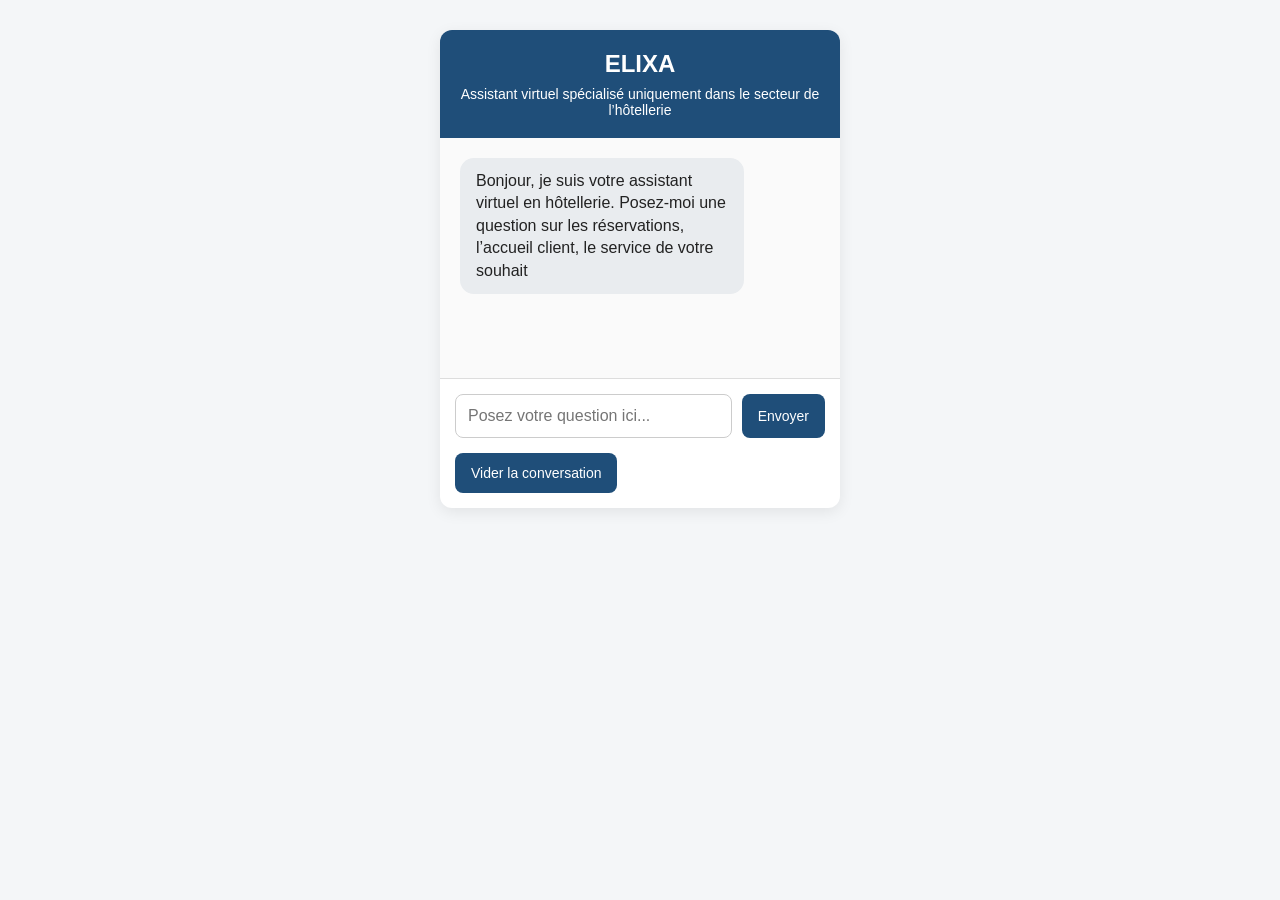
<file: templates/index.html>
<!DOCTYPE html>
<html lang="fr">
<head>
    <meta charset="UTF-8">
    <meta name="viewport" content="width=device-width, initial-scale=1.0">
    <title>Bot Hôtellerie</title>
    <style>
        body {
            font-family: Arial, sans-serif;
            background: #f4f6f8;
            margin: 0;
            padding: 0;
        }

        .container {
            max-width: 400px;
            margin: 30px auto;
            background: white;
            border-radius: 12px;
            box-shadow: 0 4px 15px rgba(0,0,0,0.08);
            overflow: hidden;
        }

        .header {
            background: #1f4e79;
            color: white;
            padding: 20px;
            text-align: center;
        }

        .header h1 {
            margin: 0;
            font-size: 24px;
        }

        .header p {
            margin: 8px 0 0;
            font-size: 14px;
        }

        .chat-box {
            height: 200px;
            overflow-y: auto;
            padding: 20px;
            background: #fafafa;
        }

        .message {
            margin-bottom: 15px;
            display: flex;
        }

        .message.user {
            justify-content: flex-end;
        }

        .message.bot {
            justify-content: flex-start;
        }

        .bubble {
            max-width: 70%;
            padding: 12px 16px;
            border-radius: 14px;
            line-height: 1.4;
        }

        .user .bubble {
            background: #1f4e79;
            color: white;
        }

        .bot .bubble {
            background: #e9ecef;
            color: #222;
        }

        .input-area {
            display: flex;
            gap: 10px;
            padding: 15px;
            border-top: 1px solid #ddd;
            background: white;
        }

        input {
            flex: 1;
            padding: 12px;
            border: 1px solid #ccc;
            border-radius: 8px;
            font-size: 16px;
        }

        button {
            padding: 12px 16px;
            border: none;
            border-radius: 8px;
            background: #1f4e79;
            color: white;
            cursor: pointer;
            font-size: 14px;
        }

        button:hover {
            background: #163a5c;
        }

        .actions {
            display: flex;
            justify-content: space-between;
            padding: 0 15px 15px;
        }
    </style>
</head>
<body>
    <div class="container">
        <div class="header">
            <h1>ELIXA</h1>
            <p>Assistant virtuel spécialisé uniquement dans le secteur de l’hôtellerie</p>
        </div>

        <div class="chat-box" id="chatBox">
            <div class="message bot">
                <div class="bubble">
                    Bonjour, je suis votre assistant virtuel en hôtellerie. Posez-moi une question sur les réservations, l’accueil client, le service de votre souhait
                </div>
            </div>
        </div>

        <div class="input-area">
            <input type="text" id="userInput" placeholder="Posez votre question ici...">
            <button onclick="sendMessage()">Envoyer</button>
        </div>

        <div class="actions">
            <button onclick="resetChat()">Vider la conversation</button>
        </div>
    </div>

    <script>
        const chatBox = document.getElementById("chatBox");  // recup des infos du chatbox dans la cons "chatBox"
        const userInput = document.getElementById("userInput");
        

        // fonction message qui ajoute un message dans le chat
        function addMessage(text, sender) {
            const messageDiv = document.createElement("div"); // cree un nouvel espace div pour le message 
            messageDiv.classList.add("message", sender); 

            const bubbleDiv = document.createElement("div");  //  cree la bulle de message
            bubbleDiv.classList.add("bubble");               
            bubbleDiv.textContent = text;  // ajoute le dans text la bulle contenant le message 

            messageDiv.appendChild(bubbleDiv); // met la bulle dans le message 
            chatBox.appendChild(messageDiv); // ajoute la bulle dans la zone de chat
            chatBox.scrollTop = chatBox.scrollHeight; // fait defiler les message vers le bas 
        }
        
        // permet d'attendre le chargement des reponses du bot
        async function sendMessage() {
            const message = userInput.value.trim(); // recup le message de l'user
                                                    // texte saisi par l’utilisateur
                                                    //trim() enlève les espaces inutiles

            if (!message) return; // si il y a rien on stop

            addMessage(message, "user"); // Affiche le message dans le chat
            userInput.value = "";  // vide le champ de saisie

            addMessage("Le bot réfléchit...", "bot"); // chargement de la reponse du bot 

            const loadingMessage = chatBox.lastChild; 

            try {
                const response = await fetch("/chat", {  // Envoie une requête HTTP POST vers chat
                    method: "POST",
                    headers: {
                        "Content-Type": "application/json"
                    },
                    body: JSON.stringify({ message: message }) // envoie en format json
                });

                const data = await response.json(); // Convertit la réponse du serveur en JSON

                loadingMessage.remove();  //Supprime "Le bot réfléchit..."  
                addMessage(data.reply, "bot");  // Affiche la vraie réponse

            } catch (error) {
                loadingMessage.remove();
                addMessage("Erreur de connexion avec le serveur.", "bot");
            }
        }

        async function resetChat() {  // Fonction pour réinitialiser la conversation
            await fetch("/reset", {
                method: "POST"
            });

            chatBox.innerHTML = `
                <div class="message bot">
                    <div class="bubble">
                        Bonjour, je suis votre assistant en hôtellerie. Posez-moi une question sur les réservations, l’accueil client, le service ou la gestion hôtelière.
                    </div>
                </div>
            `;
        }

        userInput.addEventListener("keypress", function(event) {  // Écoute les touches clavier
            if (event.key === "Enter") {  // Quand on appuie sur Entrer ça envoie le message automatiquement
                sendMessage();
            }
        });
    </script>
</body>
</html>
</file>
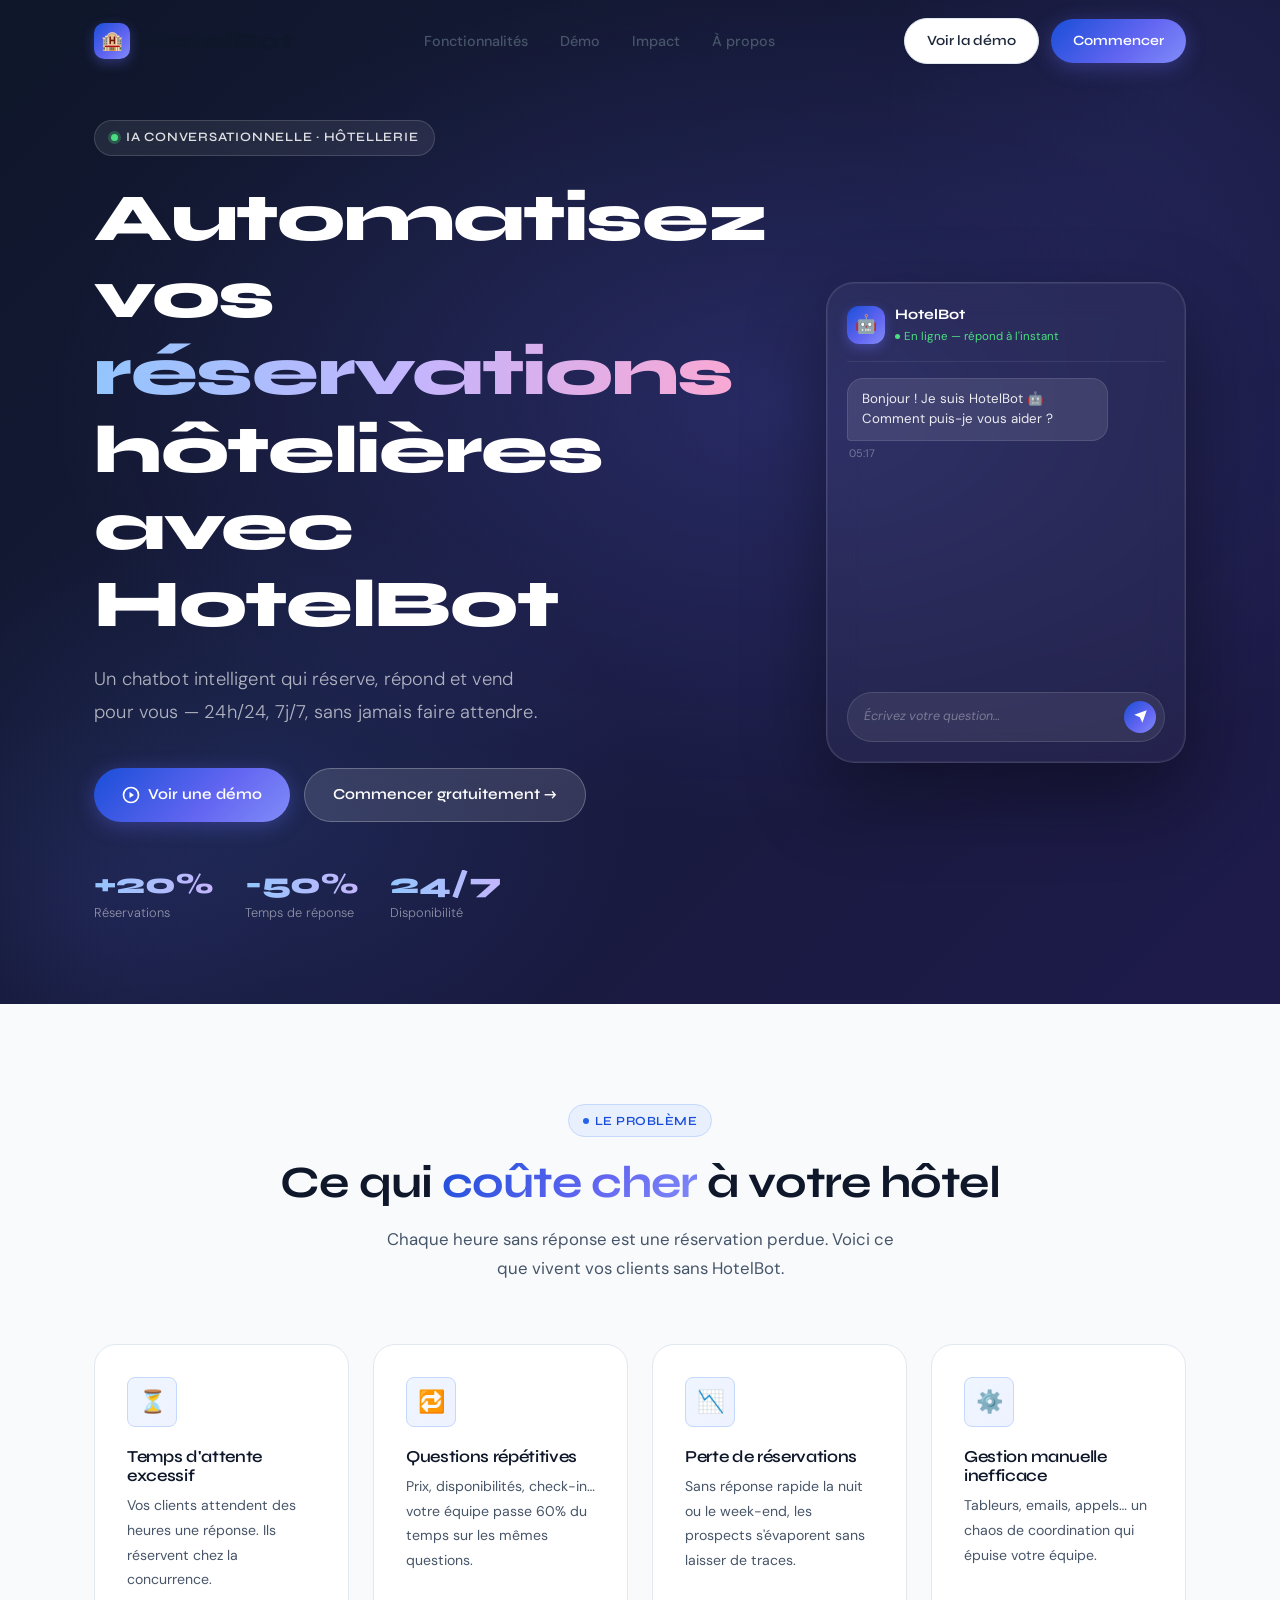
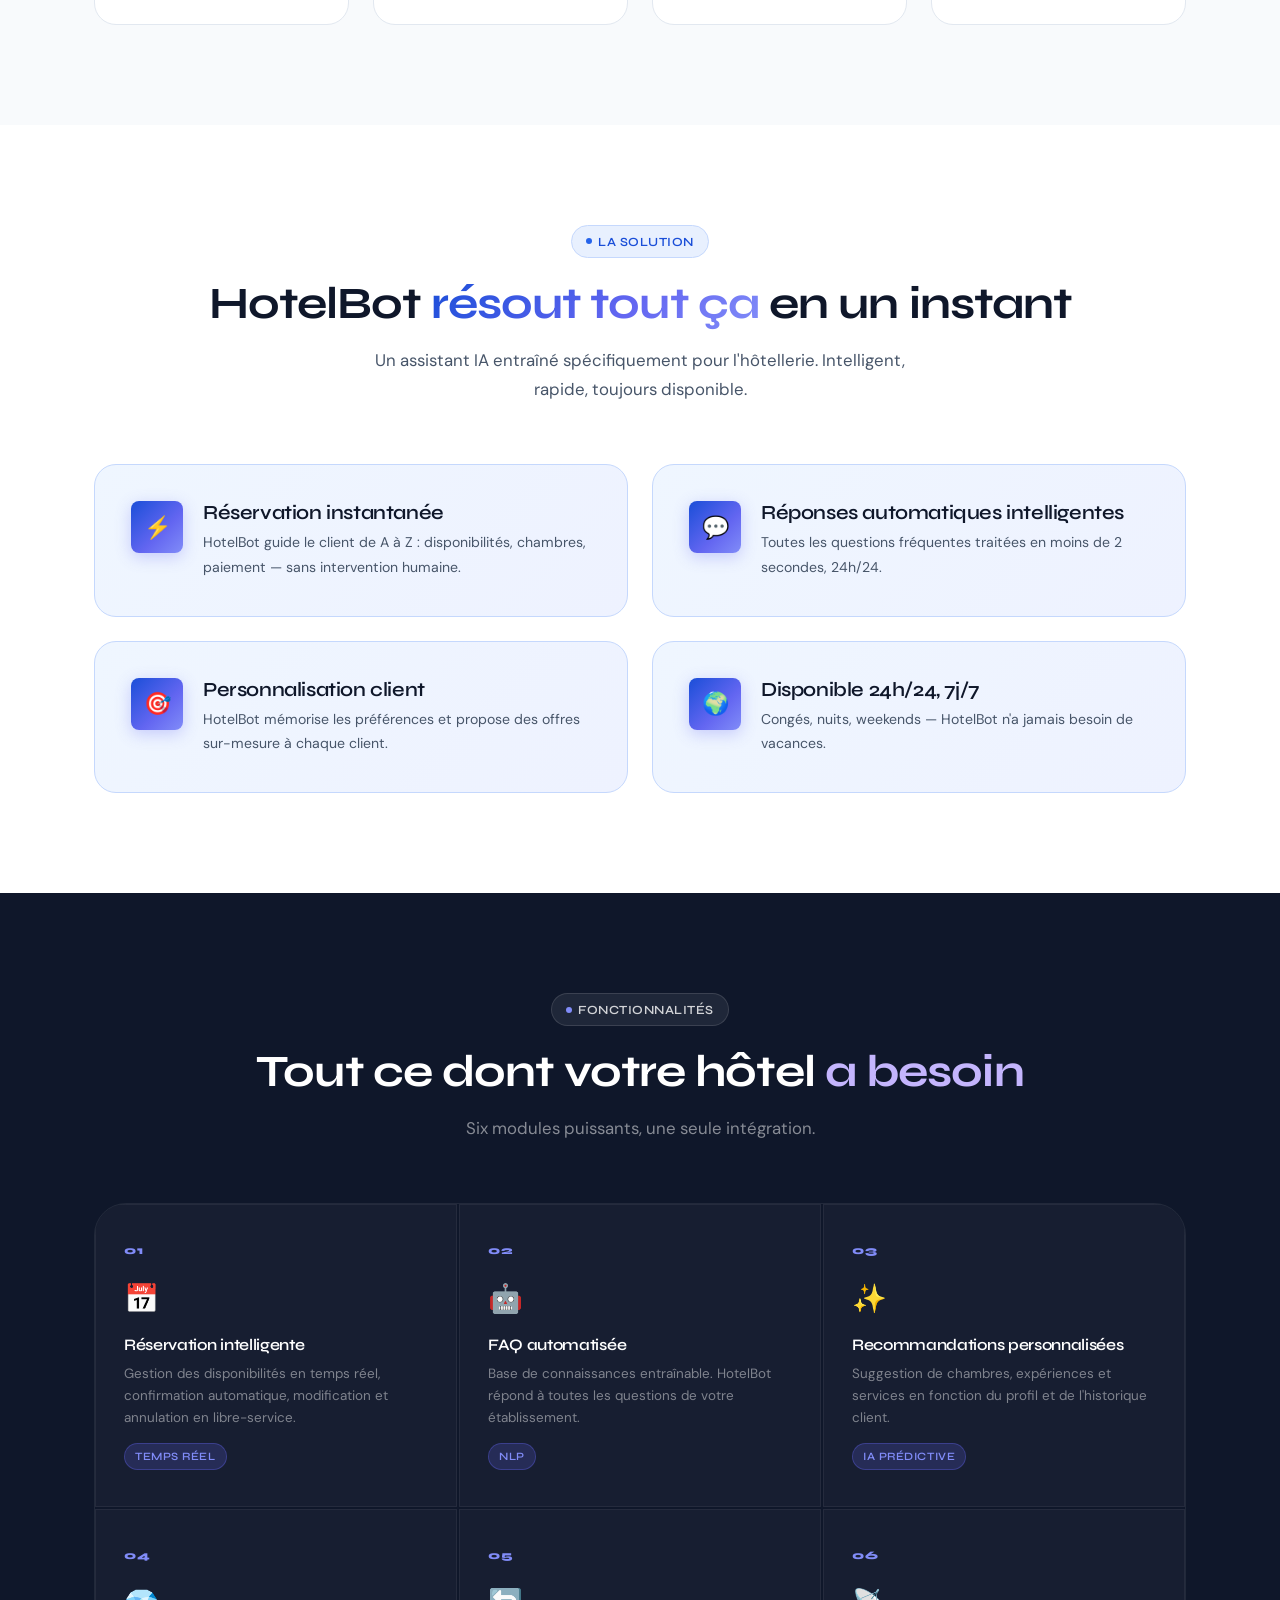
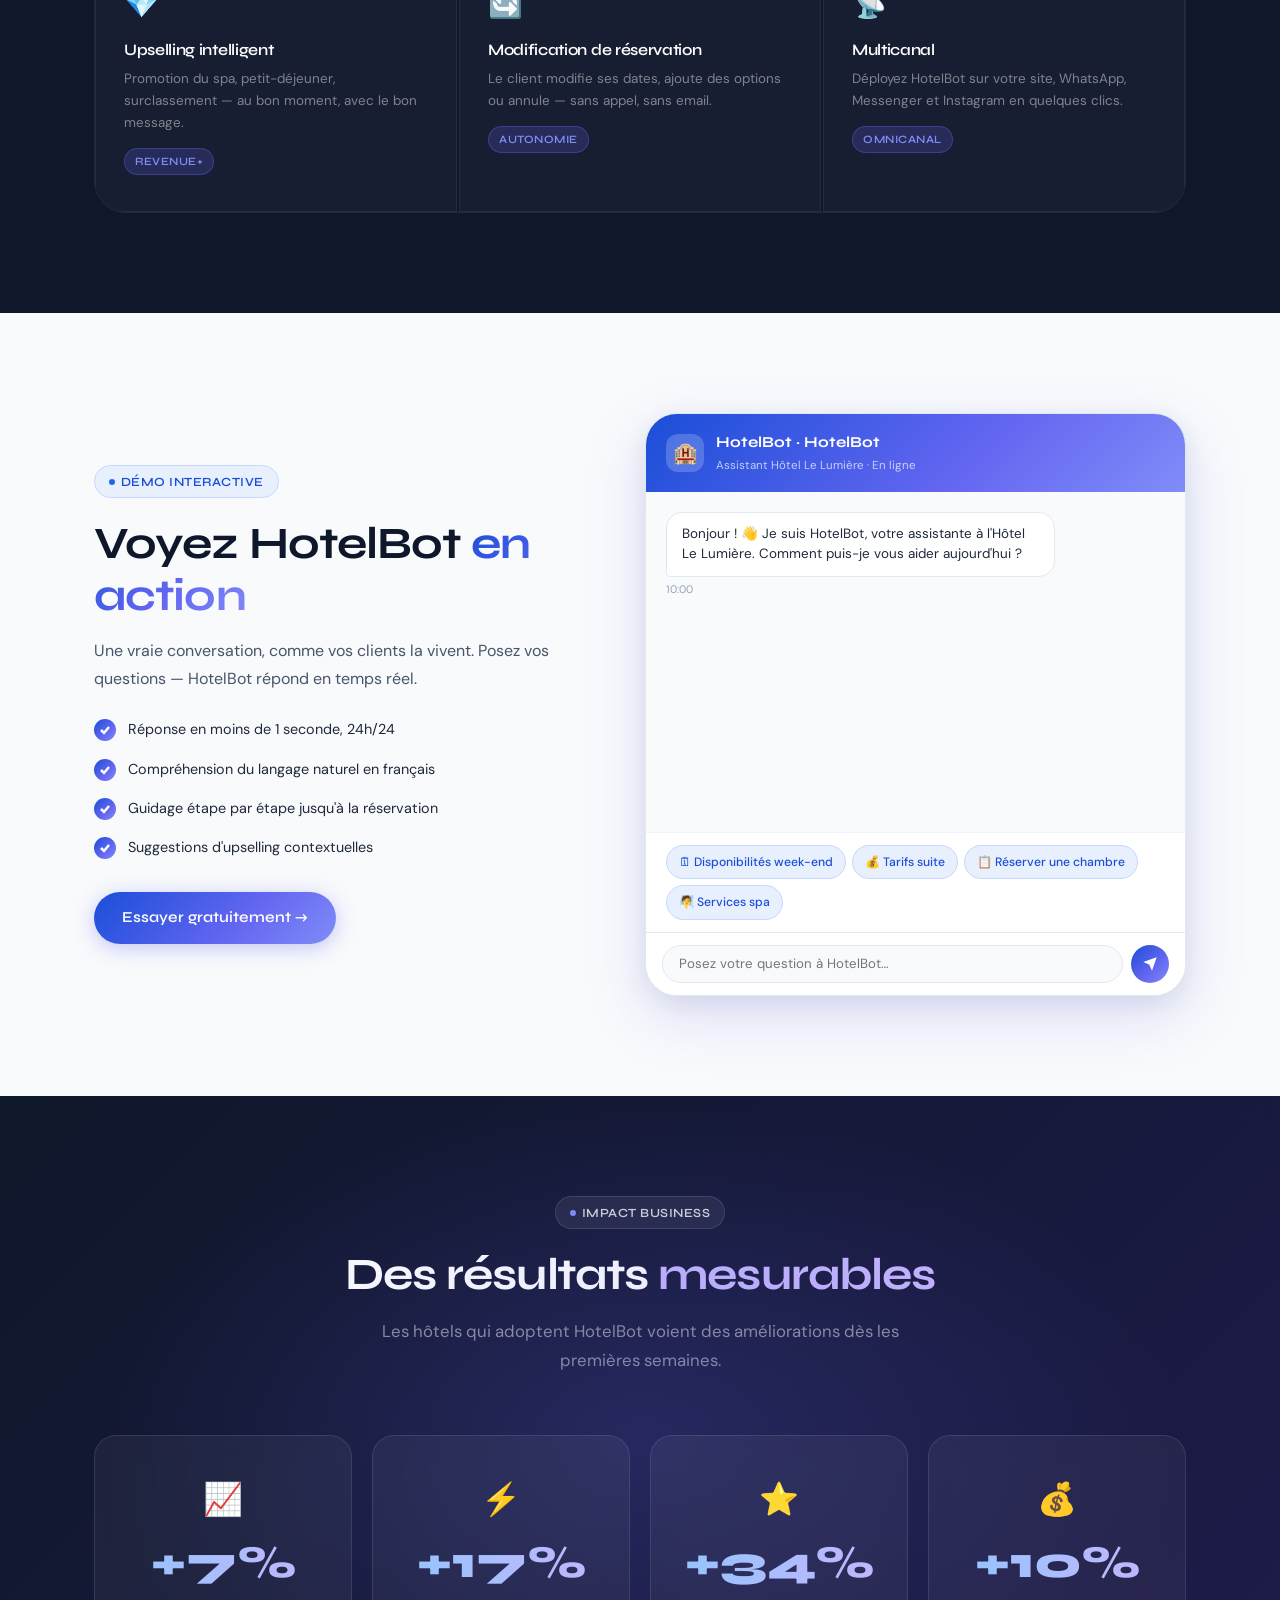
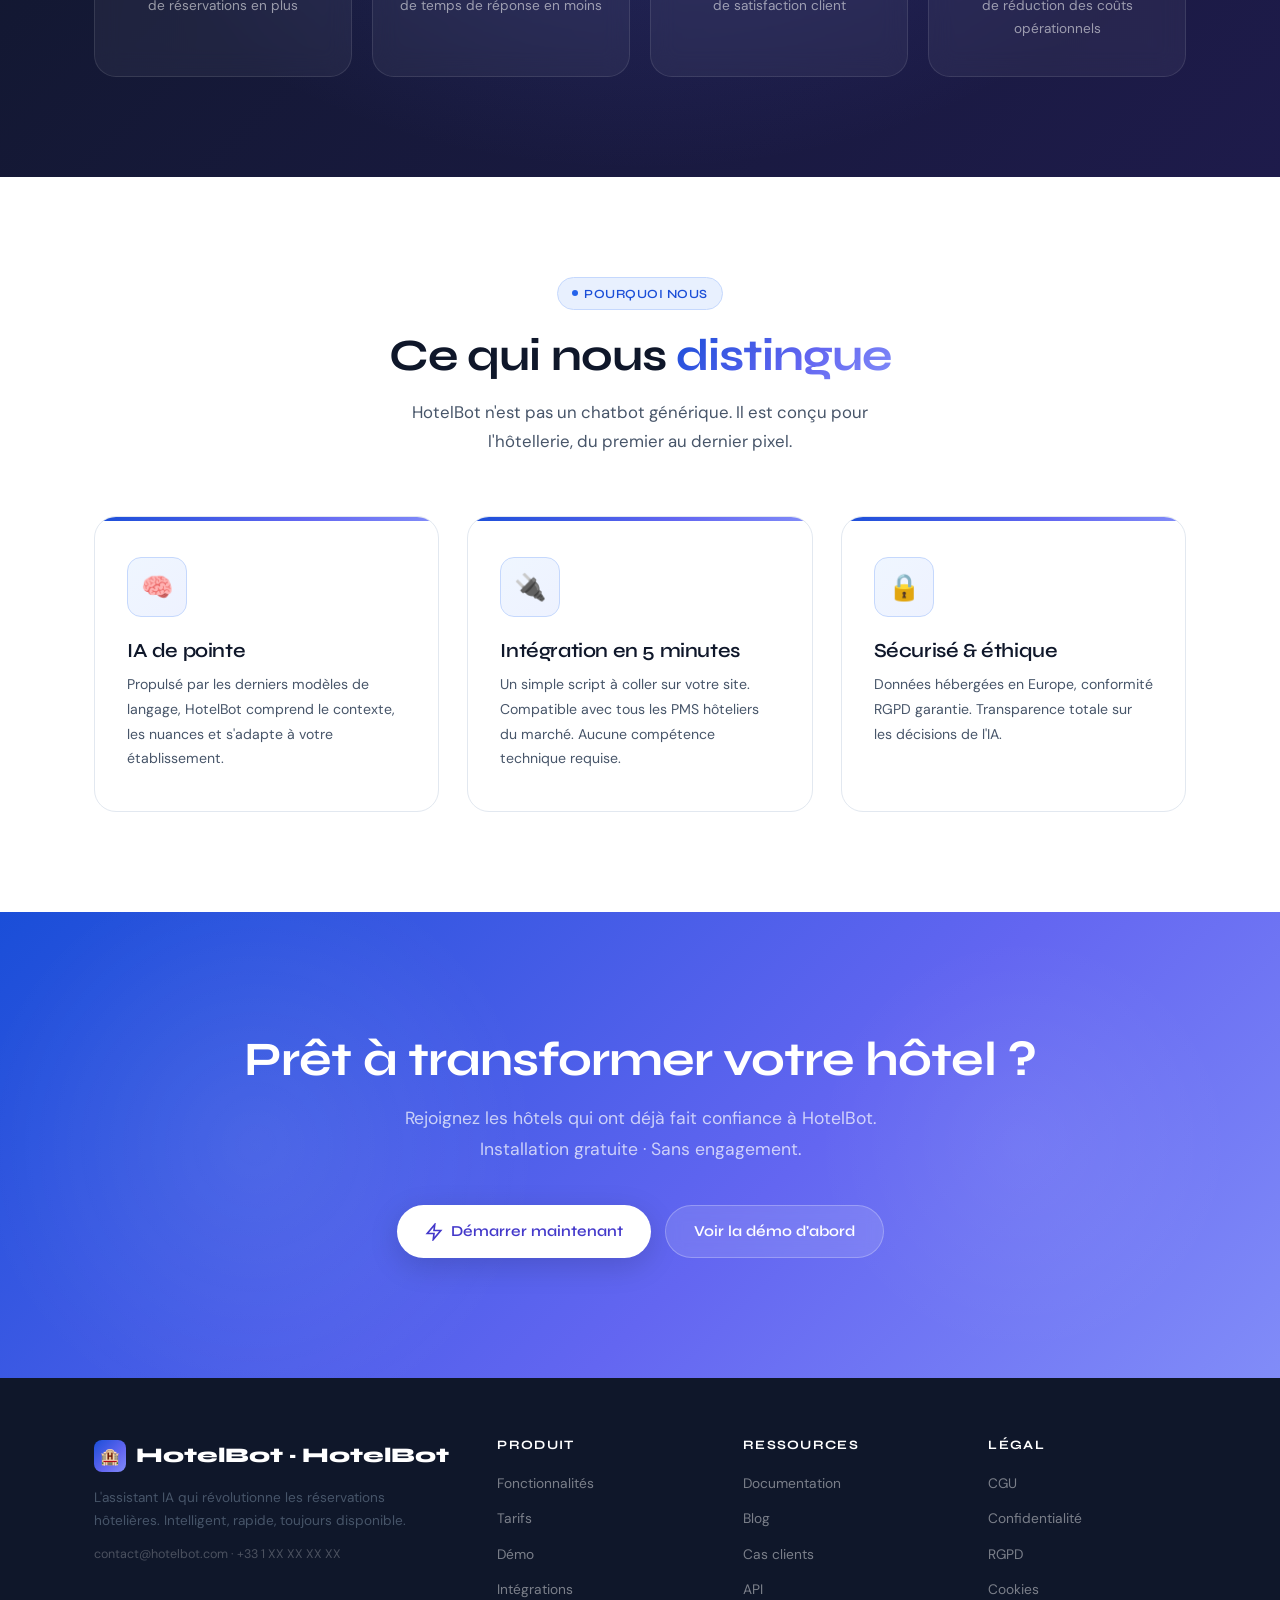
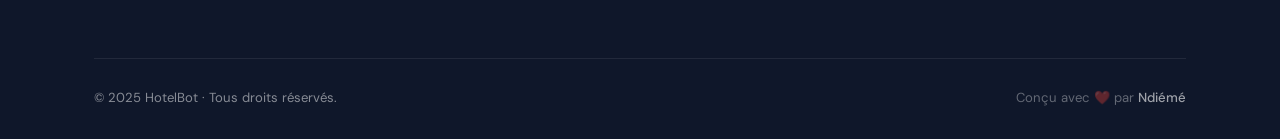
<file: Landing_page/landing.html>
<!DOCTYPE html>
<html lang="fr">
<head>
<meta charset="UTF-8">
<meta name="viewport" content="width=device-width, initial-scale=1.0">
<title>HotelBot</title>
<link rel="preconnect" href="https://fonts.googleapis.com">
<link href="https://fonts.googleapis.com/css2?family=Syne:wght@400;600;700;800&family=DM+Sans:ital,wght@0,300;0,400;0,500;1,300&display=swap" rel="stylesheet">
<link rel="stylesheet" href="landing.css">
</head>
<body><!-- ===================== NAVBAR ===================== -->
<nav id="navbar">
  <div class="container">
    <div class="nav-inner">
      <a href="#" class="nav-logo">
        <div class="logo-icon">🏨</div>
        HotelBot
      </a>
      <ul class="nav-links">
        <li><a href="#features">Fonctionnalités</a></li>
        <li><a href="#demo">Démo</a></li>
        <li><a href="#impact">Impact</a></li>
        <li><a href="#why">À propos</a></li>
      </ul>
      <div class="nav-cta">
        <a href="#demo" class="btn btn-secondary" style="padding:10px 22px;font-size:0.88rem;">Voir la démo</a>
        <a href="#cta" class="btn btn-primary" style="padding:10px 22px;font-size:0.88rem;">Commencer</a>
      </div>
    </div>
  </div>
</nav>
 
<!-- ===================== HERO ===================== -->
<section class="hero" id="hero">
  <div class="deco-circle deco-1"></div>
  <div class="deco-circle deco-2"></div>
  <div class="container">
    <div class="hero-grid">
      <!-- Left: Copy -->
      <div class="hero-copy">
        <div class="hero-badge">
          <span class="live-dot"></span>
          IA Conversationnelle · Hôtellerie
        </div>
        <h1>Automatisez vos <span class="accent">réservations</span> hôtelières avec HotelBot</h1>
        <p class="hero-sub">Un chatbot intelligent qui réserve, répond et vend pour vous — 24h/24, 7j/7, sans jamais faire attendre.</p>
        <div class="hero-btns">
          <a href="#demo" class="btn btn-primary">
            <svg viewBox="0 0 24 24" fill="none" stroke="currentColor" stroke-width="2.2"><circle cx="12" cy="12" r="10"/><polygon points="10,8 16,12 10,16" fill="currentColor" stroke="none"/></svg>
            Voir une démo
          </a>
          <a href="#cta" class="btn btn-ghost">Commencer gratuitement →</a>
        </div>
        <div class="hero-stats">
          <div class="hero-stat">
            <div class="num">+20%</div>
            <div class="label">Réservations</div>
          </div>
          <div class="hero-stat">
            <div class="num">-50%</div>
            <div class="label">Temps de réponse</div>
          </div>
          <div class="hero-stat">
            <div class="num">24/7</div>
            <div class="label">Disponibilité</div>
          </div>
        </div>
      </div>
 
      <!-- Right: Chat Mockup -->
      <div class="hero-mockup float">
        <div class="phone-shell">
          <div class="phone-header">
            <div class="bot-avatar">🤖</div>
            <div class="bot-info">
              <div class="name"> HotelBot</div>
              <div class="status">En ligne — répond à l'instant</div>
            </div>
          </div>
          <div class="chat-messages" id="heroChatMsgs">
            <!-- Messages seront injectées par JS -->
          </div>
          <div class="chat-input-bar">
            <span>Écrivez votre question…</span>
            <div class="send-btn">
              <svg viewBox="0 0 24 24"><path d="M22 2L11 13M22 2L15 22 11 13M22 2L2 9l9 4"/></svg>
            </div>
          </div>
        </div>
      </div>
    </div>
  </div>
</section>
 
<!-- ===================== PAIN POINTS ===================== -->
<section class="pain" id="pain">
  <div class="container">
    <div class="section-header">
      <div class="badge"><span class="dot"></span>Le problème</div>
      <h2>Ce qui <span class="text-gradient">coûte cher</span> à votre hôtel</h2>
      <p>Chaque heure sans réponse est une réservation perdue. Voici ce que vivent vos clients sans HotelBot.</p>
    </div>
    <div class="pain-grid">
      <div class="pain-card reveal">
        <div class="pain-icon">⏳</div>
        <h3>Temps d'attente excessif</h3>
        <p>Vos clients attendent des heures une réponse. Ils réservent chez la concurrence.</p>
      </div>
      <div class="pain-card reveal reveal-delay-1">
        <div class="pain-icon">🔁</div>
        <h3>Questions répétitives</h3>
        <p>Prix, disponibilités, check-in… votre équipe passe 60% du temps sur les mêmes questions.</p>
      </div>
      <div class="pain-card reveal reveal-delay-2">
        <div class="pain-icon">📉</div>
        <h3>Perte de réservations</h3>
        <p>Sans réponse rapide la nuit ou le week-end, les prospects s'évaporent sans laisser de traces.</p>
      </div>
      <div class="pain-card reveal reveal-delay-3">
        <div class="pain-icon">⚙️</div>
        <h3>Gestion manuelle inefficace</h3>
        <p>Tableurs, emails, appels… un chaos de coordination qui épuise votre équipe.</p>
      </div>
    </div>
  </div>
</section>
 
<!-- ===================== SOLUTION ===================== -->
<section id="solution">
  <div class="container">
    <div class="section-header">
      <div class="badge"><span class="dot"></span>La solution</div>
      <h2>HotelBot <span class="text-gradient">résout tout ça</span> en un instant</h2>
      <p>Un assistant IA entraîné spécifiquement pour l'hôtellerie. Intelligent, rapide, toujours disponible.</p>
    </div>
    <div class="solution-grid">
      <div class="sol-card reveal">
        <div class="sol-icon">⚡</div>
        <div>
          <h3>Réservation instantanée</h3>
          <p>HotelBot guide le client de A à Z : disponibilités, chambres, paiement — sans intervention humaine.</p>
        </div>
      </div>
      <div class="sol-card reveal reveal-delay-1">
        <div class="sol-icon">💬</div>
        <div>
          <h3>Réponses automatiques intelligentes</h3>
          <p>Toutes les questions fréquentes traitées en moins de 2 secondes, 24h/24.</p>
        </div>
      </div>
      <div class="sol-card reveal reveal-delay-2">
        <div class="sol-icon">🎯</div>
        <div>
          <h3>Personnalisation client</h3>
          <p>HotelBot mémorise les préférences et propose des offres sur-mesure à chaque client.</p>
        </div>
      </div>
      <div class="sol-card reveal reveal-delay-3">
        <div class="sol-icon">🌍</div>
        <div>
          <h3>Disponible 24h/24, 7j/7</h3>
          <p>Congés, nuits, weekends — HotelBot n'a jamais besoin de vacances.</p>
        </div>
      </div>
    </div>
  </div>
</section>
 
<!-- ===================== FEATURES ===================== -->
<section class="features" id="features">
  <div class="container">
    <div class="section-header">
      <div class="badge" style="background:rgba(255,255,255,0.07);border-color:rgba(255,255,255,0.12);color:rgba(255,255,255,0.8);"><span class="dot" style="background:#818cf8;"></span>Fonctionnalités</div>
      <h2>Tout ce dont votre hôtel <span style="color:#c4b5fd;">a besoin</span></h2>
      <p>Six modules puissants, une seule intégration.</p>
    </div>
    <div class="features-grid reveal">
      <div class="feat-card">
        <div class="feat-num">01</div>
        <div class="feat-icon">📅</div>
        <h3>Réservation intelligente</h3>
        <p>Gestion des disponibilités en temps réel, confirmation automatique, modification et annulation en libre-service.</p>
        <span class="feat-tag">Temps réel</span>
      </div>
      <div class="feat-card">
        <div class="feat-num">02</div>
        <div class="feat-icon">🤖</div>
        <h3>FAQ automatisée</h3>
        <p>Base de connaissances entraînable. HotelBot répond à toutes les questions de votre établissement.</p>
        <span class="feat-tag">NLP</span>
      </div>
      <div class="feat-card">
        <div class="feat-num">03</div>
        <div class="feat-icon">✨</div>
        <h3>Recommandations personnalisées</h3>
        <p>Suggestion de chambres, expériences et services en fonction du profil et de l'historique client.</p>
        <span class="feat-tag">IA prédictive</span>
      </div>
      <div class="feat-card">
        <div class="feat-num">04</div>
        <div class="feat-icon">💎</div>
        <h3>Upselling intelligent</h3>
        <p>Promotion du spa, petit-déjeuner, surclassement — au bon moment, avec le bon message.</p>
        <span class="feat-tag">Revenue+</span>
      </div>
      <div class="feat-card">
        <div class="feat-num">05</div>
        <div class="feat-icon">🔄</div>
        <h3>Modification de réservation</h3>
        <p>Le client modifie ses dates, ajoute des options ou annule — sans appel, sans email.</p>
        <span class="feat-tag">Autonomie</span>
      </div>
      <div class="feat-card">
        <div class="feat-num">06</div>
        <div class="feat-icon">📡</div>
        <h3>Multicanal</h3>
        <p>Déployez HotelBot sur votre site, WhatsApp, Messenger et Instagram en quelques clics.</p>
        <span class="feat-tag">Omnicanal</span>
      </div>
    </div>
  </div>
</section>
 
<!-- ===================== DEMO CONVERSATION ===================== -->
<section class="demo" id="demo">
  <div class="container">
    <div class="demo-wrapper">
      <div class="demo-text reveal">
        <div class="badge"><span class="dot"></span>Démo interactive</div>
        <h2>Voyez HotelBot <span class="text-gradient">en action</span></h2>
        <p>Une vraie conversation, comme vos clients la vivent. Posez vos questions — HotelBot répond en temps réel.</p>
        <div class="demo-feature">
          <div class="check"><svg viewBox="0 0 12 12"><polyline points="2,6 5,9 10,3"/></svg></div>
          <p>Réponse en moins de 1 seconde, 24h/24</p>
        </div>
        <div class="demo-feature">
          <div class="check"><svg viewBox="0 0 12 12"><polyline points="2,6 5,9 10,3"/></svg></div>
          <p>Compréhension du langage naturel en français</p>
        </div>
        <div class="demo-feature">
          <div class="check"><svg viewBox="0 0 12 12"><polyline points="2,6 5,9 10,3"/></svg></div>
          <p>Guidage étape par étape jusqu'à la réservation</p>
        </div>
        <div class="demo-feature">
          <div class="check"><svg viewBox="0 0 12 12"><polyline points="2,6 5,9 10,3"/></svg></div>
          <p>Suggestions d'upselling contextuelles</p>
        </div>
        <div style="margin-top:2rem;">
          <a href="#cta" class="btn btn-primary">Essayer gratuitement →</a>
        </div>
      </div>
 
      <div class="chat-demo-widget reveal reveal-delay-2">
        <div class="chat-demo-header">
          <div class="av">🏨</div>
          <div>
            <div class="title">HotelBot · HotelBot</div>
            <div class="sub">Assistant Hôtel Le Lumière · En ligne</div>
          </div>
        </div>
        <div class="demo-msgs" id="demoMsgs">
          <div class="demo-msg bot">
            <div class="bubble">Bonjour ! 👋 Je suis HotelBot, votre assistante à l'Hôtel Le Lumière. Comment puis-je vous aider aujourd'hui ?</div>
            <div class="t">10:00</div>
          </div>
        </div>
        <div class="demo-chips" id="demoChips">
          <div class="chip" onclick="demoSend('Avez-vous des chambres disponibles ce week-end ?')">🗓 Disponibilités week-end</div>
          <div class="chip" onclick="demoSend('Quels sont vos tarifs pour une suite ?')">💰 Tarifs suite</div>
          <div class="chip" onclick="demoSend('Je voudrais réserver pour 2 personnes le 20 juin')">📋 Réserver une chambre</div>
          <div class="chip" onclick="demoSend('Proposez-vous un service spa ?')">🧖 Services spa</div>
        </div>
        <div class="demo-input-row">
          <input type="text" id="demoInput" placeholder="Posez votre question à HotelBot…" onkeydown="if(event.key==='Enter')demoSend()" />
          <button onclick="demoSend()">
            <svg viewBox="0 0 24 24"><path d="M22 2L11 13M22 2L15 22 11 13M22 2L2 9l9 4"/></svg>
          </button>
        </div>
      </div>
    </div>
  </div>
</section>
 
<!-- ===================== IMPACT ===================== -->
<section class="impact" id="impact">
  <div class="container">
    <div class="section-header">
      <div class="badge" style="background:rgba(255,255,255,0.07);border-color:rgba(255,255,255,0.12);color:rgba(255,255,255,0.8);"><span class="dot" style="background:#818cf8;"></span>Impact business</div>
      <h2>Des résultats <span style="color:#c4b5fd;">mesurables</span></h2>
      <p>Les hôtels qui adoptent HotelBot voient des améliorations dès les premières semaines.</p>
    </div>
    <div class="impact-grid">
      <div class="impact-card reveal">
        <div class="impact-icon">📈</div>
        <div class="impact-num" data-target="20">0%</div>
        <div class="impact-label">de réservations en plus</div>
      </div>
      <div class="impact-card reveal reveal-delay-1">
        <div class="impact-icon">⚡</div>
        <div class="impact-num" data-target="50">0%</div>
        <div class="impact-label">de temps de réponse en moins</div>
      </div>
      <div class="impact-card reveal reveal-delay-2">
        <div class="impact-icon">⭐</div>
        <div class="impact-num" data-target="98">0%</div>
        <div class="impact-label">de satisfaction client</div>
      </div>
      <div class="impact-card reveal reveal-delay-3">
        <div class="impact-icon">💰</div>
        <div class="impact-num" data-target="30">0%</div>
        <div class="impact-label">de réduction des coûts opérationnels</div>
      </div>
    </div>
  </div>
</section>
 
<!-- ===================== WHY US ===================== -->
<section id="why">
  <div class="container">
    <div class="section-header">
      <div class="badge"><span class="dot"></span>Pourquoi nous</div>
      <h2>Ce qui nous <span class="text-gradient">distingue</span></h2>
      <p>HotelBot n'est pas un chatbot générique. Il est conçu pour l'hôtellerie, du premier au dernier pixel.</p>
    </div>
    <div class="why-grid">
      <div class="why-card reveal">
        <div class="why-icon">🧠</div>
        <h3>IA de pointe</h3>
        <p>Propulsé par les derniers modèles de langage, HotelBot comprend le contexte, les nuances et s'adapte à votre établissement.</p>
      </div>
      <div class="why-card reveal reveal-delay-1">
        <div class="why-icon">🔌</div>
        <h3>Intégration en 5 minutes</h3>
        <p>Un simple script à coller sur votre site. Compatible avec tous les PMS hôteliers du marché. Aucune compétence technique requise.</p>
      </div>
      <div class="why-card reveal reveal-delay-2">
        <div class="why-icon">🔒</div>
        <h3>Sécurisé & éthique</h3>
        <p>Données hébergées en Europe, conformité RGPD garantie. Transparence totale sur les décisions de l'IA.</p>
      </div>
    </div>
  </div>
</section>
 
<!-- ===================== CTA FINAL ===================== -->
<section class="cta-final" id="cta">
  <div class="container" style="position:relative;z-index:1;">
    <h2>Prêt à transformer votre hôtel ?</h2>
    <p>Rejoignez les hôtels qui ont déjà fait confiance à HotelBot.<br>Installation gratuite · Sans engagement.</p>
    <div class="cta-btns">
      <a href="#" class="btn btn-white">
        <svg viewBox="0 0 24 24" fill="none" stroke="currentColor" stroke-width="2.2" style="width:18px;height:18px;"><path d="M13 2L3 14h9l-1 8 10-12h-9l1-8z"/></svg>
        Démarrer maintenant
      </a>
      <a href="#demo" class="btn btn-ghost">Voir la démo d'abord</a>
    </div>
  </div>
</section>
 
<!-- ===================== FOOTER ===================== -->
<footer>
  <div class="container">
    <div class="footer-grid">
      <div class="footer-brand">
        <div class="logo-text">
          <div class="logo-icon">🏨</div>
          HotelBot · HotelBot
        </div>
        <p>L'assistant IA qui révolutionne les réservations hôtelières. Intelligent, rapide, toujours disponible.</p>
        <p style="margin-top:12px;font-size:0.78rem;color:rgba(255,255,255,0.25);">contact@hotelbot.com · +33 1 XX XX XX XX</p>
      </div>
      <div class="footer-col">
        <h4>Produit</h4>
        <ul>
          <li><a href="#">Fonctionnalités</a></li>
          <li><a href="#">Tarifs</a></li>
          <li><a href="#">Démo</a></li>
          <li><a href="#">Intégrations</a></li>
        </ul>
      </div>
      <div class="footer-col">
        <h4>Ressources</h4>
        <ul>
          <li><a href="#">Documentation</a></li>
          <li><a href="#">Blog</a></li>
          <li><a href="#">Cas clients</a></li>
          <li><a href="#">API</a></li>
        </ul>
      </div>
      <div class="footer-col">
        <h4>Légal</h4>
        <ul>
          <li><a href="#">CGU</a></li>
          <li><a href="#">Confidentialité</a></li>
          <li><a href="#">RGPD</a></li>
          <li><a href="#">Cookies</a></li>
        </ul>
      </div>
    </div>
    <div class="footer-bottom">
      <span>© 2025 HotelBot · Tous droits réservés.</span>
      <span class="team">Conçu avec ❤️ par  <strong>Ndiémé</strong></span>
    </div>
  </div>
</footer>
<script src="landing.js"></script>
</body>
</html>
</file>
<file: Landing_page/landing.css>
*, *::before, *::after { box-sizing: border-box; margin: 0; padding: 0; }
 
  :root {
    --blue-50: #e8f0fe;
    --blue-100: #c5d8fd;
    --blue-400: #4f86f7;
    --blue-500: #2563eb;
    --blue-600: #1a4ed8;
    --blue-900: #0f172a;
    --violet-400: #818cf8;
    --violet-500: #6366f1;
    --violet-600: #4f46e5;
    --violet-700: #4338ca;
    --white: #ffffff;
    --gray-50: #f8fafc;
    --gray-100: #f1f5f9;
    --gray-200: #e2e8f0;
    --gray-400: #94a3b8;
    --gray-600: #475569;
    --gray-800: #1e293b;
    --gray-900: #0f172a;
    --grad-main: linear-gradient(135deg, #1a4ed8 0%, #6366f1 60%, #818cf8 100%);
    --grad-subtle: linear-gradient(135deg, #eff6ff 0%, #eef2ff 100%);
    --grad-dark: linear-gradient(135deg, #0f172a 0%, #1e1b4b 100%);
    --shadow-sm: 0 1px 3px rgba(15,23,42,0.08), 0 1px 2px rgba(15,23,42,0.04);
    --shadow-md: 0 4px 16px rgba(99,102,241,0.12), 0 2px 8px rgba(15,23,42,0.06);
    --shadow-lg: 0 20px 60px rgba(99,102,241,0.18), 0 8px 24px rgba(15,23,42,0.08);
    --shadow-glow: 0 0 60px rgba(99,102,241,0.25), 0 0 120px rgba(79,134,247,0.12);
    --radius-sm: 8px;
    --radius-md: 14px;
    --radius-lg: 22px;
    --radius-xl: 32px;
    --font-display: 'Syne', sans-serif;
    --font-body: 'DM Sans', sans-serif;
  }
 
  html { scroll-behavior: smooth; }
 
  body {
    font-family: var(--font-body);
    background: var(--white);
    color: var(--gray-800);
    overflow-x: hidden;
    line-height: 1.7;
    font-size: 16px;
  }
 
  /* ===================== TYPOGRAPHY ===================== */
  h1, h2, h3, h4 { font-family: var(--font-display); font-weight: 700; letter-spacing: -0.02em; line-height: 1.15; }
  h1 { font-size: clamp(2.6rem, 5.5vw, 4.2rem); font-weight: 800; }
  h2 { font-size: clamp(1.9rem, 3.5vw, 2.8rem); }
  h3 { font-size: 1.25rem; font-weight: 600; }
  p { color: var(--gray-600); line-height: 1.75; }
 
  /* ===================== UTILITIES ===================== */
  .container { max-width: 1140px; margin: 0 auto; padding: 0 24px; }
  .text-gradient {
    background: var(--grad-main);
    -webkit-background-clip: text;
    -webkit-text-fill-color: transparent;
    background-clip: text;
  }
  .badge {
    display: inline-flex; align-items: center; gap: 6px;
    background: var(--blue-50);
    color: var(--blue-600);
    border: 1px solid var(--blue-100);
    padding: 5px 14px;
    border-radius: 100px;
    font-size: 0.78rem;
    font-weight: 600;
    font-family: var(--font-display);
    letter-spacing: 0.04em;
    text-transform: uppercase;
    margin-bottom: 1.25rem;
  }
  .badge .dot { width: 6px; height: 6px; background: var(--blue-500); border-radius: 50%; animation: pulse 2s infinite; }
 
  /* ===================== BUTTONS ===================== */
  .btn {
    display: inline-flex; align-items: center; gap: 8px;
    font-family: var(--font-display);
    font-weight: 600; font-size: 0.95rem;
    border: none; cursor: pointer;
    text-decoration: none;
    transition: all 0.22s cubic-bezier(0.34,1.56,0.64,1);
    border-radius: 100px;
    padding: 13px 28px;
    white-space: nowrap;
  }
  .btn-primary {
    background: var(--grad-main);
    color: white;
    box-shadow: 0 4px 20px rgba(99,102,241,0.35);
  }
  .btn-primary:hover { transform: translateY(-2px) scale(1.02); box-shadow: 0 8px 30px rgba(99,102,241,0.45); }
  .btn-secondary {
    background: white;
    color: var(--gray-800);
    border: 1.5px solid var(--gray-200);
    box-shadow: var(--shadow-sm);
  }
  .btn-secondary:hover { transform: translateY(-2px); border-color: var(--violet-400); color: var(--violet-600); box-shadow: var(--shadow-md); }
  .btn-ghost {
    background: rgba(255,255,255,0.12);
    color: white;
    border: 1.5px solid rgba(255,255,255,0.25);
    backdrop-filter: blur(8px);
  }
  .btn-ghost:hover { background: rgba(255,255,255,0.2); transform: translateY(-2px); }
  .btn svg { width: 18px; height: 18px; }
 
  /* ===================== NAVBAR ===================== */
  nav {
    position: fixed; top: 0; left: 0; right: 0; z-index: 100;
    padding: 0;
    transition: all 0.3s ease;
  }
  nav.scrolled {
    background: rgba(255,255,255,0.88);
    backdrop-filter: blur(20px);
    -webkit-backdrop-filter: blur(20px);
    border-bottom: 1px solid var(--gray-200);
    box-shadow: 0 4px 30px rgba(15,23,42,0.06);
  }
  .nav-inner {
    display: flex; align-items: center; justify-content: space-between;
    padding: 18px 0;
  }
  .nav-logo {
    font-family: var(--font-display);
    font-size: 1.35rem; font-weight: 800;
    color: var(--gray-900);
    text-decoration: none;
    display: flex; align-items: center; gap: 10px;
  }
  .nav-logo .logo-icon {
    width: 36px; height: 36px;
    background: var(--grad-main);
    border-radius: 10px;
    display: flex; align-items: center; justify-content: center;
    color: white;
    font-size: 18px;
    box-shadow: 0 4px 12px rgba(99,102,241,0.35);
  }
  .nav-links {
    display: flex; align-items: center; gap: 32px;
    list-style: none;
  }
  .nav-links a {
    text-decoration: none;
    color: var(--gray-600);
    font-size: 0.9rem;
    font-weight: 500;
    transition: color 0.2s;
  }
  .nav-links a:hover { color: var(--violet-600); }
  .nav-cta { display: flex; align-items: center; gap: 12px; }
  @media (max-width: 768px) {
    .nav-links { display: none; }
    .nav-cta .btn-secondary { display: none; }
  }
 
  /* ===================== HERO ===================== */
  .hero {
    min-height: 100vh;
    background: var(--grad-dark);
    display: flex; align-items: center;
    position: relative;
    overflow: hidden;
    padding: 120px 0 80px;
  }
  .hero::before {
    content: '';
    position: absolute; inset: 0;
    background:
      radial-gradient(ellipse 80% 60% at 60% 40%, rgba(99,102,241,0.22) 0%, transparent 70%),
      radial-gradient(ellipse 50% 50% at 20% 80%, rgba(79,134,247,0.14) 0%, transparent 60%);
  }
  .hero-grid {
    display: grid;
    grid-template-columns: 1fr 1fr;
    gap: 60px;
    align-items: center;
    position: relative;
    z-index: 2;
  }
  .hero-badge {
    display: inline-flex; align-items: center; gap: 8px;
    background: rgba(255,255,255,0.08);
    border: 1px solid rgba(255,255,255,0.15);
    color: rgba(255,255,255,0.85);
    padding: 6px 16px;
    border-radius: 100px;
    font-size: 0.8rem;
    font-weight: 600;
    letter-spacing: 0.06em;
    text-transform: uppercase;
    font-family: var(--font-display);
    margin-bottom: 1.5rem;
    backdrop-filter: blur(8px);
    animation: fadeInDown 0.6s ease both;
  }
  .hero-badge .live-dot {
    width: 7px; height: 7px;
    background: #4ade80;
    border-radius: 50%;
    animation: pulse 1.8s infinite;
    box-shadow: 0 0 0 3px rgba(74,222,128,0.25);
  }
  .hero h1 {
    color: white;
    margin-bottom: 1.25rem;
    animation: fadeInUp 0.7s ease 0.1s both;
  }
  .hero h1 .accent {
    background: linear-gradient(90deg, #93c5fd, #c4b5fd, #f9a8d4);
    -webkit-background-clip: text;
    -webkit-text-fill-color: transparent;
    background-clip: text;
  }
  .hero-sub {
    font-size: 1.15rem;
    color: rgba(255,255,255,0.65);
    max-width: 460px;
    margin-bottom: 2.5rem;
    animation: fadeInUp 0.7s ease 0.2s both;
    font-weight: 300;
    letter-spacing: 0.01em;
  }
  .hero-btns {
    display: flex; gap: 14px; flex-wrap: wrap;
    animation: fadeInUp 0.7s ease 0.3s both;
  }
  .hero-stats {
    display: flex; gap: 32px; margin-top: 3rem;
    animation: fadeInUp 0.7s ease 0.4s both;
  }
  .hero-stat { color: white; }
  .hero-stat .num {
    font-family: var(--font-display);
    font-size: 1.8rem; font-weight: 800;
    background: linear-gradient(90deg, #93c5fd, #c4b5fd);
    -webkit-background-clip: text;
    -webkit-text-fill-color: transparent;
    background-clip: text;
    line-height: 1;
    margin-bottom: 4px;
  }
  .hero-stat .label { font-size: 0.8rem; color: rgba(255,255,255,0.5); font-weight: 300; }
 
  /* ===================== CHAT MOCKUP (HERO) ===================== */
  .hero-mockup {
    animation: fadeInRight 0.8s ease 0.2s both;
    position: relative;
  }
  .phone-shell {
    background: rgba(255,255,255,0.04);
    border: 1px solid rgba(255,255,255,0.12);
    border-radius: 28px;
    padding: 20px;
    backdrop-filter: blur(16px);
    box-shadow: 0 32px 80px rgba(0,0,0,0.4), 0 0 0 1px rgba(255,255,255,0.06) inset;
    max-width: 360px;
    margin: 0 auto;
  }
  .phone-header {
    display: flex; align-items: center; gap: 10px;
    padding-bottom: 14px;
    border-bottom: 1px solid rgba(255,255,255,0.08);
    margin-bottom: 16px;
  }
  .bot-avatar {
    width: 38px; height: 38px;
    background: var(--grad-main);
    border-radius: 12px;
    display: flex; align-items: center; justify-content: center;
    font-size: 18px;
    flex-shrink: 0;
    box-shadow: 0 4px 12px rgba(99,102,241,0.4);
  }
  .bot-info .name { font-family: var(--font-display); font-size: 0.9rem; font-weight: 700; color: white; }
  .bot-info .status { font-size: 0.72rem; color: #4ade80; display: flex; align-items: center; gap: 4px; }
  .bot-info .status::before { content: ''; width: 5px; height: 5px; background: #4ade80; border-radius: 50%; }
  .chat-messages { display: flex; flex-direction: column; gap: 10px; min-height: 300px; }
  .msg { max-width: 82%; animation: msgPop 0.3s cubic-bezier(0.34,1.56,0.64,1) both; }
  .msg-bot { align-self: flex-start; }
  .msg-user { align-self: flex-end; }
  .msg-bubble {
    padding: 10px 14px;
    border-radius: 16px;
    font-size: 0.83rem;
    line-height: 1.55;
    font-family: var(--font-body);
  }
  .msg-bot .msg-bubble {
    background: rgba(255,255,255,0.1);
    color: rgba(255,255,255,0.9);
    border-bottom-left-radius: 4px;
    border: 1px solid rgba(255,255,255,0.1);
  }
  .msg-user .msg-bubble {
    background: var(--grad-main);
    color: white;
    border-bottom-right-radius: 4px;
    box-shadow: 0 4px 12px rgba(99,102,241,0.3);
  }
  .msg-time { font-size: 0.68rem; color: rgba(255,255,255,0.35); margin-top: 3px; padding: 0 2px; }
  .msg-user .msg-time { text-align: right; }
  .typing-indicator {
    display: flex; align-items: center; gap: 4px;
    background: rgba(255,255,255,0.1);
    border: 1px solid rgba(255,255,255,0.1);
    padding: 10px 14px;
    border-radius: 16px;
    border-bottom-left-radius: 4px;
    align-self: flex-start;
  }
  .typing-indicator span {
    width: 6px; height: 6px;
    background: rgba(255,255,255,0.5);
    border-radius: 50%;
    animation: typing 1.2s infinite;
  }
  .typing-indicator span:nth-child(2) { animation-delay: 0.2s; }
  .typing-indicator span:nth-child(3) { animation-delay: 0.4s; }
  .chat-input-bar {
    margin-top: 14px;
    display: flex; align-items: center; gap: 8px;
    background: rgba(255,255,255,0.07);
    border: 1px solid rgba(255,255,255,0.12);
    border-radius: 100px;
    padding: 8px 8px 8px 16px;
  }
  .chat-input-bar span { flex: 1; font-size: 0.78rem; color: rgba(255,255,255,0.35); font-style: italic; }
  .send-btn {
    width: 32px; height: 32px;
    background: var(--grad-main);
    border-radius: 50%;
    display: flex; align-items: center; justify-content: center;
    cursor: pointer;
    flex-shrink: 0;
  }
  .send-btn svg { width: 15px; height: 15px; fill: white; }
  /* Quick replies */
  .quick-replies {
    display: flex; flex-wrap: wrap; gap: 6px;
    margin-top: 6px;
  }
  .qr {
    font-size: 0.73rem;
    padding: 5px 10px;
    background: rgba(99,102,241,0.2);
    border: 1px solid rgba(99,102,241,0.4);
    border-radius: 100px;
    color: rgba(255,255,255,0.8);
    cursor: pointer;
    transition: all 0.2s;
  }
  .qr:hover { background: rgba(99,102,241,0.4); }
 
  @media (max-width: 900px) {
    .hero-grid { grid-template-columns: 1fr; text-align: center; }
    .hero-sub { margin: 0 auto 2.5rem; }
    .hero-btns { justify-content: center; }
    .hero-stats { justify-content: center; }
    .hero-mockup { display: none; }
  }
 
  /* ===================== SECTION BASE ===================== */
  section { padding: 100px 0; }
  .section-header { text-align: center; margin-bottom: 60px; }
  .section-header h2 { margin-bottom: 1rem; color: var(--gray-900); }
  .section-header p { font-size: 1.05rem; max-width: 540px; margin: 0 auto; }
 
  /* ===================== PAIN POINTS ===================== */
  .pain { background: var(--gray-50); }
  .pain-grid { display: grid; grid-template-columns: repeat(auto-fit, minmax(240px, 1fr)); gap: 24px; }
  .pain-card {
    background: white;
    border: 1px solid var(--gray-200);
    border-radius: var(--radius-lg);
    padding: 32px;
    transition: all 0.28s ease;
    position: relative; overflow: hidden;
  }
  .pain-card::after {
    content: '';
    position: absolute; bottom: 0; left: 0; right: 0; height: 3px;
    background: var(--grad-main);
    transform: scaleX(0);
    transition: transform 0.3s ease;
    transform-origin: left;
  }
  .pain-card:hover { transform: translateY(-4px); box-shadow: var(--shadow-md); border-color: var(--gray-200); }
  .pain-card:hover::after { transform: scaleX(1); }
  .pain-icon {
    width: 50px; height: 50px;
    background: var(--grad-subtle);
    border-radius: var(--radius-sm);
    display: flex; align-items: center; justify-content: center;
    font-size: 22px;
    margin-bottom: 20px;
    border: 1px solid var(--blue-100);
  }
  .pain-card h3 { color: var(--gray-900); margin-bottom: 8px; font-size: 1.05rem; }
  .pain-card p { font-size: 0.88rem; }
 
  /* ===================== SOLUTION ===================== */
  .solution-grid {
    display: grid; grid-template-columns: repeat(2, 1fr); gap: 24px;
  }
  .sol-card {
    background: var(--grad-subtle);
    border: 1px solid var(--blue-100);
    border-radius: var(--radius-lg);
    padding: 36px;
    transition: all 0.28s ease;
    display: flex; gap: 20px; align-items: flex-start;
  }
  .sol-card:hover { transform: translateY(-3px); box-shadow: var(--shadow-md); }
  .sol-icon {
    width: 52px; height: 52px; flex-shrink: 0;
    background: var(--grad-main);
    border-radius: var(--radius-sm);
    display: flex; align-items: center; justify-content: center;
    font-size: 22px;
    box-shadow: 0 4px 16px rgba(99,102,241,0.3);
  }
  .sol-card h3 { color: var(--gray-900); margin-bottom: 6px; }
  .sol-card p { font-size: 0.88rem; }
  @media (max-width: 640px) { .solution-grid { grid-template-columns: 1fr; } }
 
  /* ===================== FEATURES ===================== */
  .features { background: var(--gray-900); }
  .features .section-header h2 { color: white; }
  .features .section-header p { color: rgba(255,255,255,0.5); }
  .features-grid {
    display: grid; grid-template-columns: repeat(3, 1fr); gap: 2px;
    border-radius: var(--radius-xl);
    overflow: hidden;
    border: 1px solid rgba(255,255,255,0.08);
  }
  .feat-card {
    background: rgba(255,255,255,0.03);
    padding: 36px 28px;
    border: 1px solid rgba(255,255,255,0.06);
    transition: all 0.3s ease;
    cursor: default;
  }
  .feat-card:hover { background: rgba(99,102,241,0.12); }
  .feat-num {
    font-family: var(--font-display);
    font-size: 0.72rem; font-weight: 800;
    color: var(--violet-400);
    letter-spacing: 0.1em;
    margin-bottom: 14px;
  }
  .feat-icon { font-size: 28px; margin-bottom: 14px; }
  .feat-card h3 { color: white; font-size: 1rem; margin-bottom: 8px; }
  .feat-card p { font-size: 0.84rem; color: rgba(255,255,255,0.45); line-height: 1.65; }
  .feat-tag {
    display: inline-block; margin-top: 14px;
    padding: 3px 10px;
    background: rgba(99,102,241,0.2);
    border: 1px solid rgba(99,102,241,0.35);
    border-radius: 100px;
    font-size: 0.7rem; color: var(--violet-400);
    font-family: var(--font-display);
    font-weight: 600;
    text-transform: uppercase; letter-spacing: 0.05em;
  }
  @media (max-width: 900px) { .features-grid { grid-template-columns: 1fr; } }
  @media (min-width: 640px) and (max-width: 900px) { .features-grid { grid-template-columns: repeat(2, 1fr); } }
 
  /* ===================== DEMO SECTION ===================== */
  .demo { background: var(--gray-50); }
  .demo-wrapper {
    display: grid; grid-template-columns: 1fr 1.1fr;
    gap: 60px; align-items: center;
  }
  .demo-text h2 { color: var(--gray-900); margin-bottom: 1rem; }
  .demo-text p { margin-bottom: 1.5rem; }
  .demo-feature {
    display: flex; align-items: flex-start; gap: 12px;
    margin-bottom: 14px;
  }
  .demo-feature .check {
    width: 22px; height: 22px; flex-shrink: 0;
    background: var(--grad-main);
    border-radius: 50%;
    display: flex; align-items: center; justify-content: center;
    margin-top: 2px;
  }
  .demo-feature .check svg { width: 12px; height: 12px; stroke: white; fill: none; stroke-width: 2.5; }
  .demo-feature p { margin: 0; font-size: 0.9rem; color: var(--gray-700); }
  .chat-demo-widget {
    background: white;
    border: 1px solid var(--gray-200);
    border-radius: var(--radius-xl);
    overflow: hidden;
    box-shadow: var(--shadow-lg);
  }
  .chat-demo-header {
    background: var(--grad-main);
    padding: 16px 20px;
    display: flex; align-items: center; gap: 12px;
  }
  .chat-demo-header .av {
    width: 38px; height: 38px;
    background: rgba(255,255,255,0.2);
    border-radius: 12px;
    display: flex; align-items: center; justify-content: center;
    font-size: 20px;
  }
  .chat-demo-header .title { font-family: var(--font-display); font-size: 0.95rem; color: white; font-weight: 700; }
  .chat-demo-header .sub { font-size: 0.72rem; color: rgba(255,255,255,0.7); }
  .demo-msgs {
    padding: 20px; min-height: 340px;
    display: flex; flex-direction: column; gap: 12px;
    overflow-y: auto;
    background: #f8fafc;
  }
  .demo-msg { max-width: 78%; }
  .demo-msg.bot { align-self: flex-start; }
  .demo-msg.user { align-self: flex-end; }
  .demo-msg .bubble {
    padding: 11px 15px;
    border-radius: 16px;
    font-size: 0.84rem;
    line-height: 1.55;
  }
  .demo-msg.bot .bubble {
    background: white;
    color: var(--gray-800);
    border: 1px solid var(--gray-200);
    border-bottom-left-radius: 4px;
  }
  .demo-msg.user .bubble {
    background: var(--grad-main);
    color: white;
    border-bottom-right-radius: 4px;
    box-shadow: 0 2px 8px rgba(99,102,241,0.3);
  }
  .demo-msg .t { font-size: 0.68rem; color: var(--gray-400); margin-top: 3px; }
  .demo-msg.user .t { text-align: right; }
  .demo-chips {
    padding: 12px 20px;
    display: flex; flex-wrap: wrap; gap: 6px;
    border-top: 1px solid var(--gray-100);
  }
  .chip {
    padding: 6px 12px;
    font-size: 0.76rem;
    background: var(--blue-50);
    color: var(--blue-600);
    border: 1px solid var(--blue-100);
    border-radius: 100px;
    cursor: pointer;
    font-weight: 500;
    transition: all 0.18s;
  }
  .chip:hover { background: var(--violet-600); color: white; border-color: var(--violet-600); }
  .demo-input-row {
    padding: 12px 16px;
    display: flex; gap: 8px;
    border-top: 1px solid var(--gray-200);
    background: white;
  }
  .demo-input-row input {
    flex: 1;
    border: 1px solid var(--gray-200);
    border-radius: 100px;
    padding: 9px 16px;
    font-family: var(--font-body);
    font-size: 0.83rem;
    outline: none;
    transition: border-color 0.2s;
    background: var(--gray-50);
  }
  .demo-input-row input:focus { border-color: var(--violet-400); background: white; }
  .demo-input-row button {
    width: 38px; height: 38px;
    background: var(--grad-main);
    border: none; border-radius: 50%;
    cursor: pointer;
    display: flex; align-items: center; justify-content: center;
    transition: transform 0.2s;
  }
  .demo-input-row button:hover { transform: scale(1.08); }
  .demo-input-row button svg { width: 16px; height: 16px; fill: white; }
  @media (max-width: 900px) { .demo-wrapper { grid-template-columns: 1fr; } }
 
  /* ===================== IMPACT ===================== */
  .impact { background: var(--grad-dark); position: relative; overflow: hidden; }
  .impact::before {
    content: '';
    position: absolute; inset: 0;
    background: radial-gradient(ellipse 60% 70% at 50% 50%, rgba(99,102,241,0.2) 0%, transparent 70%);
  }
  .impact .section-header h2 { color: white; }
  .impact .section-header p { color: rgba(255,255,255,0.5); }
  .impact-grid {
    display: grid; grid-template-columns: repeat(4, 1fr);
    gap: 20px; position: relative; z-index: 1;
  }
  .impact-card {
    background: rgba(255,255,255,0.05);
    border: 1px solid rgba(255,255,255,0.1);
    border-radius: var(--radius-lg);
    padding: 36px 24px;
    text-align: center;
    transition: all 0.3s ease;
    backdrop-filter: blur(12px);
  }
  .impact-card:hover { background: rgba(255,255,255,0.1); transform: translateY(-4px); }
  .impact-icon { font-size: 32px; margin-bottom: 14px; }
  .impact-num {
    font-family: var(--font-display);
    font-size: 2.8rem; font-weight: 800;
    background: linear-gradient(90deg, #93c5fd, #c4b5fd);
    -webkit-background-clip: text;
    -webkit-text-fill-color: transparent;
    background-clip: text;
    line-height: 1;
    margin-bottom: 8px;
  }
  .impact-label { font-size: 0.85rem; color: rgba(255,255,255,0.55); }
  @media (max-width: 768px) { .impact-grid { grid-template-columns: repeat(2, 1fr); } }
  @media (max-width: 480px) { .impact-grid { grid-template-columns: 1fr; } }
 
  /* ===================== WHY US ===================== */
  .why-grid { display: grid; grid-template-columns: repeat(3, 1fr); gap: 28px; }
  .why-card {
    border-radius: var(--radius-lg);
    padding: 40px 32px;
    background: white;
    border: 1px solid var(--gray-200);
    transition: all 0.3s ease;
    position: relative;
    overflow: hidden;
  }
  .why-card:hover { transform: translateY(-5px); box-shadow: var(--shadow-lg); }
  .why-card::before {
    content: '';
    position: absolute; top: 0; left: 0; right: 0; height: 4px;
    background: var(--grad-main);
  }
  .why-icon {
    width: 60px; height: 60px;
    background: var(--grad-subtle);
    border-radius: var(--radius-md);
    display: flex; align-items: center; justify-content: center;
    font-size: 26px;
    margin-bottom: 22px;
    border: 1px solid var(--blue-100);
  }
  .why-card h3 { color: var(--gray-900); margin-bottom: 10px; }
  .why-card p { font-size: 0.88rem; }
  @media (max-width: 768px) { .why-grid { grid-template-columns: 1fr; } }
 
  /* ===================== CTA FINAL ===================== */
  .cta-final {
    background: var(--grad-main);
    text-align: center;
    padding: 120px 0;
    position: relative; overflow: hidden;
  }
  .cta-final::before {
    content: '';
    position: absolute; inset: 0;
    background:
      radial-gradient(circle 400px at 20% 50%, rgba(255,255,255,0.08) 0%, transparent 70%),
      radial-gradient(circle 300px at 80% 50%, rgba(255,255,255,0.06) 0%, transparent 70%);
  }
  .cta-final h2 { color: white; font-size: clamp(2rem,4vw,3rem); margin-bottom: 1rem; position: relative; z-index: 1; }
  .cta-final p { color: rgba(255,255,255,0.7); font-size: 1.1rem; margin-bottom: 2.5rem; position: relative; z-index: 1; }
  .cta-btns { display: flex; gap: 14px; justify-content: center; flex-wrap: wrap; position: relative; z-index: 1; }
  .btn-white {
    background: white;
    color: var(--violet-700);
    box-shadow: 0 8px 30px rgba(0,0,0,0.15);
  }
  .btn-white:hover { transform: translateY(-2px) scale(1.02); box-shadow: 0 12px 40px rgba(0,0,0,0.2); }
 
  /* ===================== FOOTER ===================== */
  footer {
    background: var(--gray-900);
    color: rgba(255,255,255,0.5);
    padding: 60px 0 30px;
  }
  .footer-grid {
    display: grid; grid-template-columns: 1.8fr 1fr 1fr 1fr;
    gap: 48px; margin-bottom: 48px;
  }
  .footer-brand .logo-text {
    font-family: var(--font-display);
    font-size: 1.3rem; font-weight: 800;
    color: white; margin-bottom: 12px;
    display: flex; align-items: center; gap: 10px;
  }
  .footer-brand .logo-icon {
    width: 32px; height: 32px;
    background: var(--grad-main);
    border-radius: 8px;
    display: flex; align-items: center; justify-content: center;
    font-size: 16px;
  }
  .footer-brand p { font-size: 0.85rem; line-height: 1.7; }
  .footer-col h4 {
    font-family: var(--font-display);
    font-size: 0.8rem; font-weight: 700;
    color: white; text-transform: uppercase;
    letter-spacing: 0.1em; margin-bottom: 16px;
  }
  .footer-col ul { list-style: none; }
  .footer-col li { margin-bottom: 8px; }
  .footer-col a { color: rgba(255,255,255,0.45); text-decoration: none; font-size: 0.86rem; transition: color 0.2s; }
  .footer-col a:hover { color: rgba(255,255,255,0.85); }
  .footer-bottom {
    border-top: 1px solid rgba(255,255,255,0.08);
    padding-top: 28px;
    display: flex; align-items: center; justify-content: space-between;
    flex-wrap: wrap; gap: 12px;
  }
  .footer-bottom span { font-size: 0.82rem; }
  .team { font-size: 0.82rem; color: rgba(255,255,255,0.35); }
  .team strong { color: rgba(255,255,255,0.6); font-weight: 500; }
  @media (max-width: 768px) { .footer-grid { grid-template-columns: 1fr 1fr; } }
  @media (max-width: 480px) { .footer-grid { grid-template-columns: 1fr; } }
 
  /* ===================== SCROLL REVEAL ===================== */
  .reveal {
    opacity: 0;
    transform: translateY(30px);
    transition: opacity 0.65s ease, transform 0.65s cubic-bezier(0.16,1,0.3,1);
  }
  .reveal.visible { opacity: 1; transform: translateY(0); }
  .reveal-delay-1 { transition-delay: 0.1s; }
  .reveal-delay-2 { transition-delay: 0.2s; }
  .reveal-delay-3 { transition-delay: 0.3s; }
  .reveal-delay-4 { transition-delay: 0.4s; }
 
  /* ===================== ANIMATIONS ===================== */
  @keyframes fadeInDown { from { opacity: 0; transform: translateY(-20px); } to { opacity: 1; transform: translateY(0); } }
  @keyframes fadeInUp { from { opacity: 0; transform: translateY(24px); } to { opacity: 1; transform: translateY(0); } }
  @keyframes fadeInRight { from { opacity: 0; transform: translateX(30px); } to { opacity: 1; transform: translateX(0); } }
  @keyframes pulse { 0%,100% { opacity:1; transform: scale(1); } 50% { opacity:0.6; transform: scale(0.85); } }
  @keyframes typing { 0%,60%,100% { transform: translateY(0); opacity: 0.5; } 30% { transform: translateY(-5px); opacity: 1; } }
  @keyframes msgPop { from { opacity: 0; transform: scale(0.88) translateY(8px); } to { opacity: 1; transform: scale(1) translateY(0); } }
  @keyframes float { 0%,100% { transform: translateY(0); } 50% { transform: translateY(-10px); } }
  .float { animation: float 4s ease-in-out infinite; }
 
  /* ===================== PARTICLES / DECO ===================== */
  .deco-circle {
    position: absolute; border-radius: 50%;
    opacity: 0.08;
    background: radial-gradient(circle, var(--violet-500), transparent 70%);
    pointer-events: none;
  }
  .deco-1 { width: 600px; height: 600px; top: -200px; right: -200px; }
  .deco-2 { width: 400px; height: 400px; bottom: -100px; left: -100px; }
 
  /* ===================== SECTION DIVIDER ===================== */
  .wave {
    overflow: hidden;
    line-height: 0;
  }
  .wave svg { display: block; width: 100%; }
</file>
